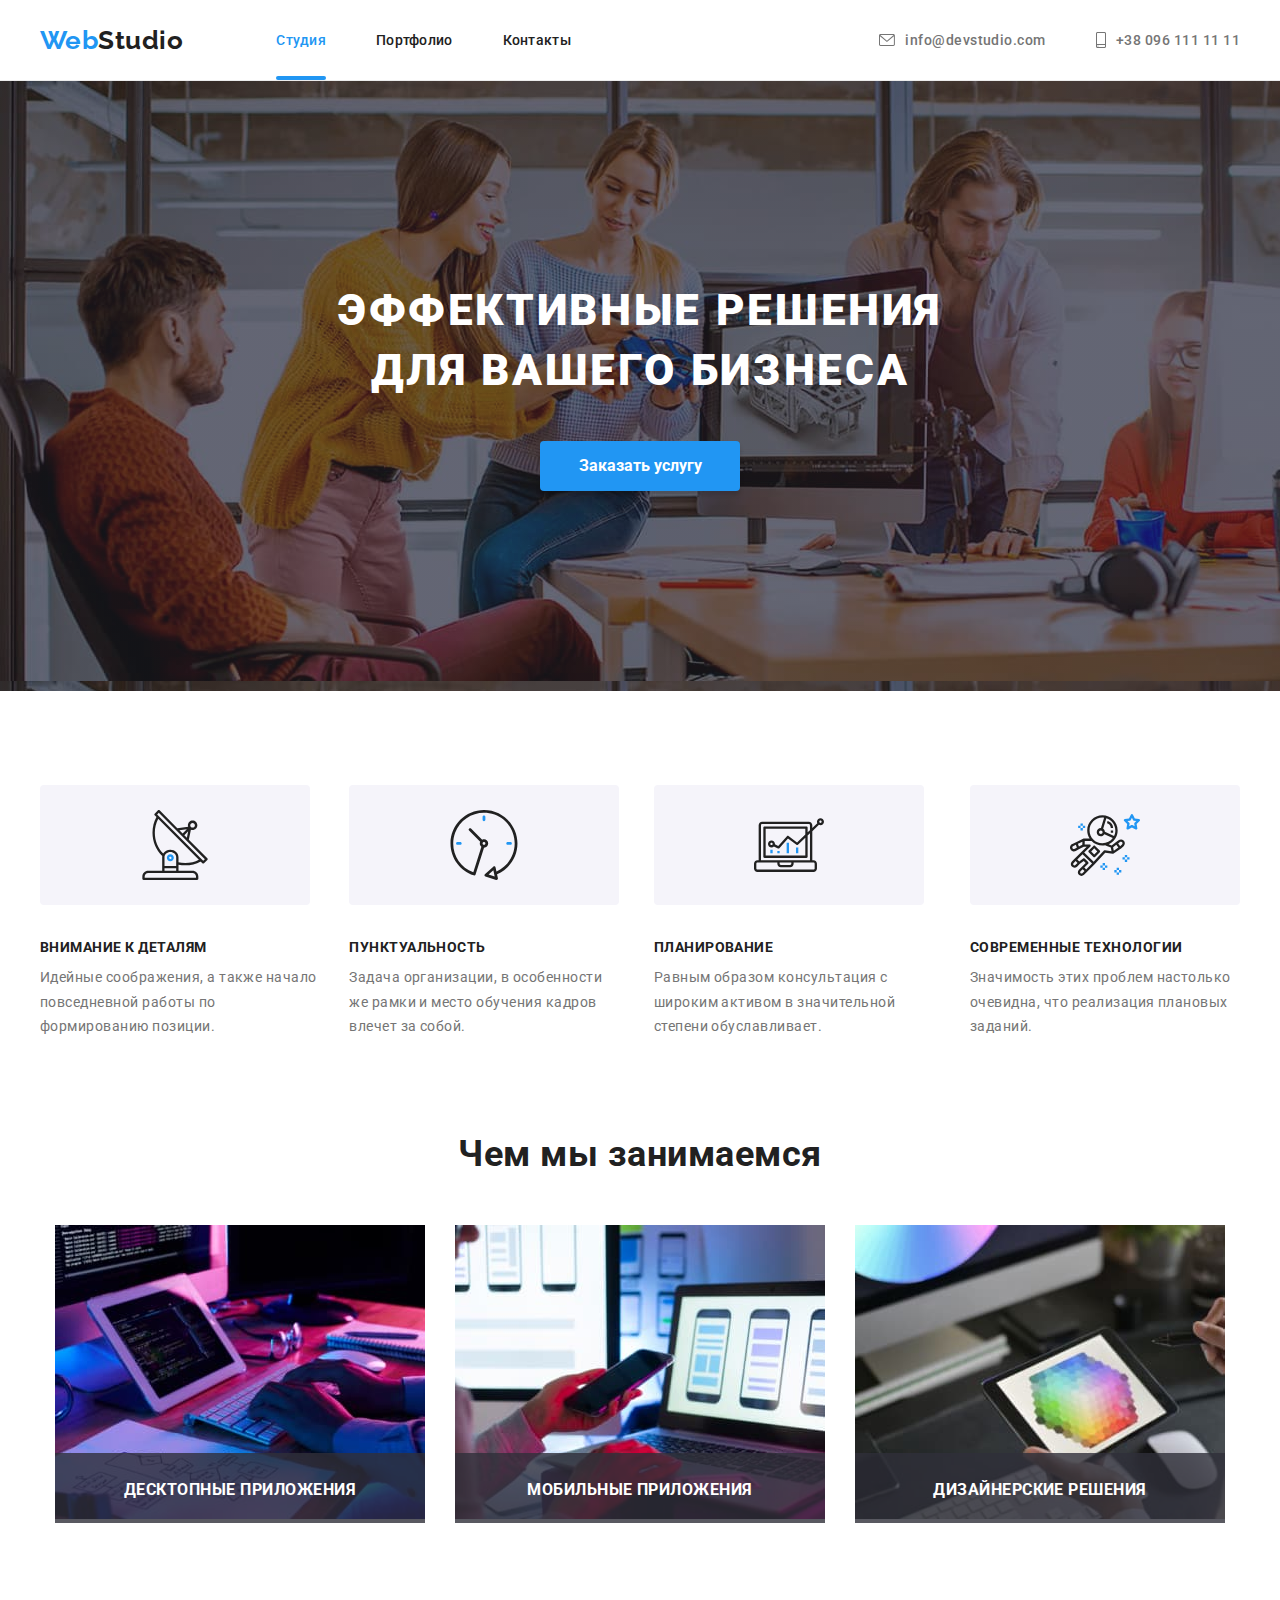
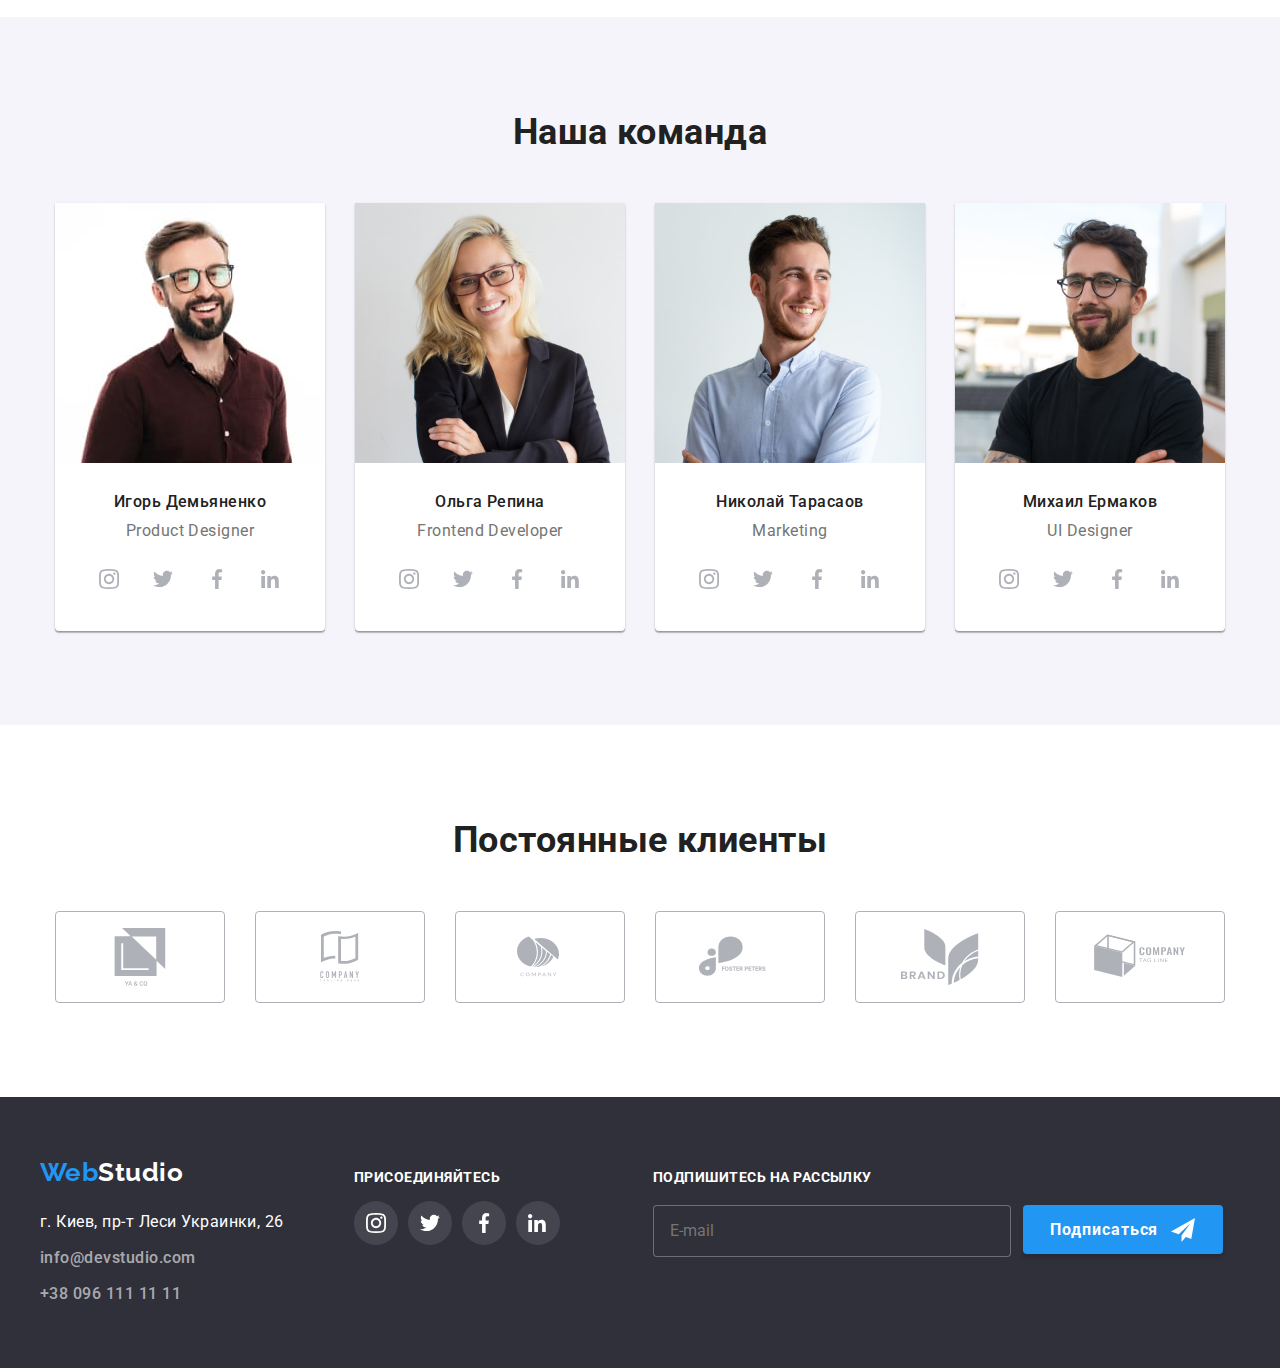
<file: index.html>
<!DOCTYPE html>
<html lang="ru">
<head>
    <meta charset="UTF-8">
    <meta name="viewport" content="width=device-width, initial-scale=1.0">
    <title>Web-Studio (Version 2.1)</title>
    <link href="https://fonts.googleapis.com/css2?family=Raleway:wght@700&family=Roboto:wght@400;500;700;900&display=swap" rel="stylesheet">
    <link rel="stylesheet" href="./css/modern-normalize.css">
<link rel="stylesheet" href="./css/styles.css">

</head>
<body>
    <header class="header">
        <div class="header-container">
        
            <div class="container header">
                <!-- logo -->
                <a class='logo header' href="./index.html">
                    <span>Web</span>Studio</a>
                <!-- navigation -->
                <ul class="navigation">
                    <li class="item-nav"><a class="link active" href="">Студия</a></li>
                    <li class="item-nav"><a class="link portfolio" href="./portfolio.html">Портфолио</a></li>
                    <li class="item-nav"><a class="link contacts" href="">Контакты</a></li>
                </ul>
                <!-- email-phone -->
                <ul class="email-phone">
                    <li class="item">
                        <a class="contacts email" href="mailto:info@devstudio.com">
                            <svg class="icon-email">
                                <use href="./images/symbol-defs.svg#icon-envelope"></use>
                            </svg>
                            info@devstudio.com
                        </a></li>
                    <li class="item">
                        <a class="contacts phone" href="tel:+380961111111">
                            <svg class="icon-phone">
                                <use href="./images/symbol-defs.svg#icon-smartphone"></use>
                            </svg>
                            +38 096 111 11 11
                        </a>
                    </li>
                </ul>
            </div>
        </div>    
    </header>
    
<main>

    <!--hero -->
    <section class="hero">
        <div class="container">
            <h1 class="hero-title">Эффективные решения <br> для вашего бизнеса</h1>
                <button class="order" type="button" data-modal-open>Заказать услугу</button>
        </div>

    </section>

<!-- секция преимущества + чем занимаемся -->
<section class="section all-features">
<div class="container peculiarities">
    <h2 class="visually-hidden">Преимущества</h2>
    <ul class="features">
        <li class="f-items">
            <svg class="icon-features">
                <use  href="./images/symbol-defs.svg#icon-antenna"></use>
            </svg>
            <h3>Внимание к деталям</h3>
            <p>Идейные соображения, а также начало повседневной работы по формированию позиции.</p>
        </li>
        <li class="f-items">
            <svg class="icon-features">
                <use  href="./images/symbol-defs.svg#icon-clock"></use>
            </svg>
            <h3>Пунктуальность</h3>
            <p>Задача организации, в особенности же рамки и место обучения кадров влечет за собой.</p>
        </li>
        <li class="f-items">
            <svg class="icon-features">
                <use  href="./images/symbol-defs.svg#icon-diagram"></use>
            </svg>
            <h3>Планирование</h3>
            <p>Равным образом консультация с широким активом в значительной степени обуславливает.</p>
        </li>
        <li class="f-items">
            <svg class="icon-features">
                <use  href="./images/symbol-defs.svg#icon-astronaut-1"></use>
            </svg>
            <h3>Современные технологии</h3>
            <p>Значимость этих проблем настолько очевидна, что реализация плановых заданий.</p>
        </li>
    </ul>
</div>
</section>
<section class="section">
    <div class="container expertise">
        <h2 class="expertise section-title">Чем мы занимаемся</h2>
        <ul class="expertises">
            <li class="expertise-item">
                    <img src="./images/img1.jpg" alt="картинка клавиатура" width="370">
                    <div class="expertise-item-describe-title">
                        <h3>Десктопные приложения</h3>
                    </div>
                    
            </li>
            <li class="expertise-item">
                <img src="./images/img2.jpg" alt="картинка телефон" width="370">
                <div class="expertise-item-describe-title">
                    <h3>Мобильные приложения</h3>
                </div>
            </li>
            <li class="expertise-item">
                <img src="./images/img3.jpg" alt="картинка планшет" width="370">
                <div class="expertise-item-describe-title">
                    <h3>Дизайнерские решения</h3>
                </div>
            </li>
        </ul>
</div>
</section>



<!-- наша команда -->
<section class="section team">
<div  class="container team">
    <h2 class="section-title">Наша команда</h2>
    <ul class="members">
        <li class="member">
                <img class="image" src="./images/igordem.jpg" alt="фото Игорь Демьяненко" width="270">
                    <h3>Игорь Демьяненко</h3>
                    <p lang="en">Product Designer</p>
                    <ul class="social media">
                        <li class="social-link">
                            <a href="https://www.instagram.com/" class="ln">
                                <svg class='social-icon'>
                                    <use href="./images/symbol-defs.svg#icon-instagram"></use>
                                </svg>
                            </a>
                        </li>
                        <li class="social-link">
                            <a href="https://twitter.com" class="ln">
                                <svg class='social-icon'>
                                    <use href="./images/symbol-defs.svg#icon-twitter"></use>
                                </svg>
                            </a>
                        </li>
                        <li class="social-link">
                            <a href="https://www.facebook.com/" class="ln">
                                <svg class='social-icon'>
                                    <use href="./images/symbol-defs.svg#icon-facebook-1"></use>
                                </svg>
                            </a>
                        </li>
                        <li class="social-link">
                            <a href="https://www.linkedin.com" class="ln">
                                <svg class='social-icon'>
                                    <use href="./images/symbol-defs.svg#icon-linkedin"></use>
                                </svg>
                            </a>
                        </li>
                    </ul>
        </li>
        <li class="member">

                <img class="image" src="./images/olgarep.jpg" alt="фото Ольга Репина" width="270">
       
                    <h3>Ольга Репина</h3>
                    <p lang="en">Frontend Developer</p>
                    <ul class="social media">
                        <li class="social-link">
                            <a href="https://www.instagram.com/" class="ln">
                                <svg class='social-icon'>
                                    <use href="./images/symbol-defs.svg#icon-instagram"></use>
                                </svg>
                            </a>
                        </li>
                        <li class="social-link">
                            <a href="https://twitter.com" class="ln">
                                <svg class='social-icon'>
                                    <use href="./images/symbol-defs.svg#icon-twitter"></use>
                                </svg>
                            </a>
                        </li>
                        <li class="social-link">
                            <a href="https://www.facebook.com/" class="ln">
                                <svg class='social-icon'>
                                    <use href="./images/symbol-defs.svg#icon-facebook-1"></use>
                                </svg>
                            </a>
                        </li>
                        <li class="social-link">
                            <a href="https://www.linkedin.com" class="ln">
                                <svg class='social-icon'>
                                    <use href="./images/symbol-defs.svg#icon-linkedin"></use>
                                </svg>
                            </a>
                        </li>
                    </ul>

        </li>
        <li class="member">

            <img class="image" src="./images/nikoltaras.jpg" alt="фото Николай Тарасов" width="270">

                <h3>Николай Тарасаов</h3>
                <p lang="en">Marketing</p> 
                <ul class="social media">
                    <li class="social-link">
                        <a href="https://www.instagram.com/" class="ln">
                            <svg class='social-icon'>
                                <use href="./images/symbol-defs.svg#icon-instagram"></use>
                            </svg>
                        </a>
                    </li>
                    <li class="social-link">
                        <a href="https://twitter.com" class="ln">
                            <svg class='social-icon'>
                                <use href="./images/symbol-defs.svg#icon-twitter"></use>
                            </svg>
                        </a>
                    </li>
                    <li class="social-link">
                        <a href="https://www.facebook.com/" class="ln">
                            <svg class='social-icon'>
                                <use href="./images/symbol-defs.svg#icon-facebook-1"></use>
                            </svg>
                        </a>
                    </li>
                    <li class="social-link">
                        <a href="https://www.linkedin.com" class="ln">
                            <svg class='social-icon'>
                                <use href="./images/symbol-defs.svg#icon-linkedin"></use>
                            </svg>
                        </a>
                    </li>
                </ul>

    </li>
        <li class="member">
                <img class="image" src="./images/mihyarm.jpg" alt="фото Михаил Ермаков" width="270">

                    <h3>Михаил Ермаков</h3>
                    <p lang="en">UI Designer</p> 
                    <ul class="social media">
                        <li class="social-link">
                            <a href="https://www.instagram.com/" class="ln">
                                <svg class='social-icon'>
                                    <use href="./images/symbol-defs.svg#icon-instagram"></use>
                                </svg>
                            </a>
                        </li>
                        <li class="social-link">
                            <a href="https://twitter.com" class="ln">
                                <svg class='social-icon'>
                                    <use href="./images/symbol-defs.svg#icon-twitter"></use>
                                </svg>
                            </a>
                        </li>
                        <li class="social-link">
                            <a href="https://www.facebook.com/" class="ln">
                                <svg class='social-icon'>
                                    <use href="./images/symbol-defs.svg#icon-facebook-1"></use>
                                </svg>
                            </a>
                        </li>
                        <li class="social-link">
                            <a href="https://www.linkedin.com" class="ln">
                                <svg class='social-icon'>
                                    <use href="./images/symbol-defs.svg#icon-linkedin"></use>
                                </svg>
                            </a>
                        </li>
                    </ul>
        </li>
    </ul>
</div>
</section>
<section class="section customers">
    <div class="container">
        <h2 class="customers title">Постоянные клиенты</h2>
    <ul class="customers">
        <li class="customer-item">
            <a href="#" class="customer">
                <svg class="icon-customer">
                    <use  href="./images/symbol-defs.svg#icon-Union"></use>
                </svg>
            </a>
        </li>
        <li class="customer-item">
            <a href="#" class="customer">
                <svg class="icon-customer">
                    <use  href="./images/symbol-defs.svg#icon-Logo4"></use>
                </svg>
            </a>
        </li>
        <li class="customer-item">
            <a href="#" class="customer">
                <svg class="icon-customer">
                    <use  href="./images/symbol-defs.svg#icon-Logo"></use>
                </svg>
            </a>
        </li>
        <li class="customer-item">
            <a href="#" class="customer">
                <svg class="icon-customer">
                    <use  href="./images/symbol-defs.svg#icon-Logo2"></use>
                </svg>
            </a>
        </li>
        <li class="customer-item">
            <a href="#" class="customer">
                <svg class="icon-customer">
                    <use  href="./images/symbol-defs.svg#icon-group"></use>
                </svg>
            </a>
        </li>
        <li class="customer-item">
            <a href="#" class="customer">
                <svg class="icon-customer">
                    <use  href="./images/symbol-defs.svg#icon-Logo3"></use>
                </svg>
            </a>
        </li>
    </ul>
    </div>
</section>
</main>
<footer>
<section class="footer">
<div class="container">
    <div class="footer-adress">
    <a class="logo" href="./index.html">
        <span>Web</span>Studio</a>
    <address>
        <ul>
            <li><p>г. Киев, пр-т Леси Украинки, 26</p></li>
            <li><a class="email" href="mailto:info@devstudio.com">info@devstudio.com</a></li>
            <li> <a class="phone" href="tel:+380961111111">+38 096 111 11 11</a></li>
        </ul>
    </address>
    </div>
    <div class="footer-media">
        <h3>присоединяйтесь</h3>
        <ul class="social media">
            <li class="social-link">
                <a href="https://www.instagram.com/"  class="ln">
                    <svg class='social-icon instagram'>
                        <use href="./images/symbol-defs.svg#icon-instagram"></use>
                    </svg>
                </a>
            </li>
            <li class="social-link">
                <a href="https://twitter.com"  class="ln">
                    <svg class='social-icon twitter'>
                        <use href="./images/symbol-defs.svg#icon-twitter"></use>
                    </svg>
                </a>
            </li>
            <li class="social-link">
                <a href="https://www.facebook.com/"  class="ln">
                    <svg class='social-icon facebook'>
                        <use href="./images/symbol-defs.svg#icon-facebook-1"></use>
                    </svg>
                </a>
            </li>
            <li class="social-link">
                <a href="https://www.linkedin.com"  class="ln">
                    <svg class='social-icon linkedin'>
                        <use href="./images/symbol-defs.svg#icon-linkedin"></use>
                    </svg>
                </a>
            </li>
        </ul>
    </div>
    <div class="subscribe-section">
        <label for="subscribe" class="label">Подпишитесь на рассылку</label>
        <input type="email" name="email" id="subscribe" placeholder="E-mail" class="subscribe-email">
    </div>
<form action="#">

    <div class="submit-buttom">
        <button type="submit" class="subscribe btn">
                <span class="name-btn">Подписаться</span>
                
                <svg class="icon-send-btn" width="24" height="24">
                        <use href="./images/symbol-defs.svg#icon-icon-send-1"></use>
                </svg>
        </button>
    </div>
</form>

</section>
</footer>
        <div class="backdrop is-hidden" data-modal>
            <div class="modal window">
                <form>
                <div class="modal-content">
                    <h2>Оставьте свои данные, мы вам перезвоним</h2>

                    <div class="name form">
                        <label for="name">Имя</label>
                        <input type="text" name="name" id="name" class="modal-input" placeholder="name">
                        <svg class="form-icon" width="12" height="12">
                            <use href="./images/symbol-defs.svg#icon-body-form"></use>
                        </svg>
                    </div>

                    <div class="phone form">
                        <label for="phone">Телефон</label>
                        <input type="tel" name="phone" id="phone" class="modal-input">
                        <svg class='form-icon' width="13" height="13">
                            <use href="./images/symbol-defs.svg#icon-phone-form"></use>
                        </svg>
                        
                    </div>

                    <div class="mail form">
                        <label for="email">Почта</label>
                        <input type="email" name="email" id="email" class="modal-input">
                        <svg class='form-icon' width="15" height="12">
                            <use href="./images/symbol-defs.svg#icon-enveloop-form"></use>
                        </svg>
                    </div>

                    <div class="comment form">
                        <label for="comment">Комментарий</label>
                        <textarea name="comment-area" id="comment" cols="30" rows="10"></textarea>
                    </div>

                    <div class="agreement">
                     <div class="checkbox-all">
                         <input type="checkbox" id="agree" class="checkbox visually-hidden">
                         <label for="agree" class="agree">
                            Соглашаюсь с рассылкой и принимаю<span><a href=""> Условия договора</a></span>
                         </label>
                     </div>
                    </div>

                    <button type="submit" class="send btn">
                        Подписаться
                    </button>
                </div>
                </form> 
                <button class="close-btn" type="button" data-modal-close>
                    <svg class='icon-close' width="11" height="11">
                        <use href="./images/symbol-defs.svg#icon-Vector-1"></use>
                    </svg>
                </button>
            </div>
        </div>
<script src="./js/modal.js"></script>
</body>
</html>
</file>
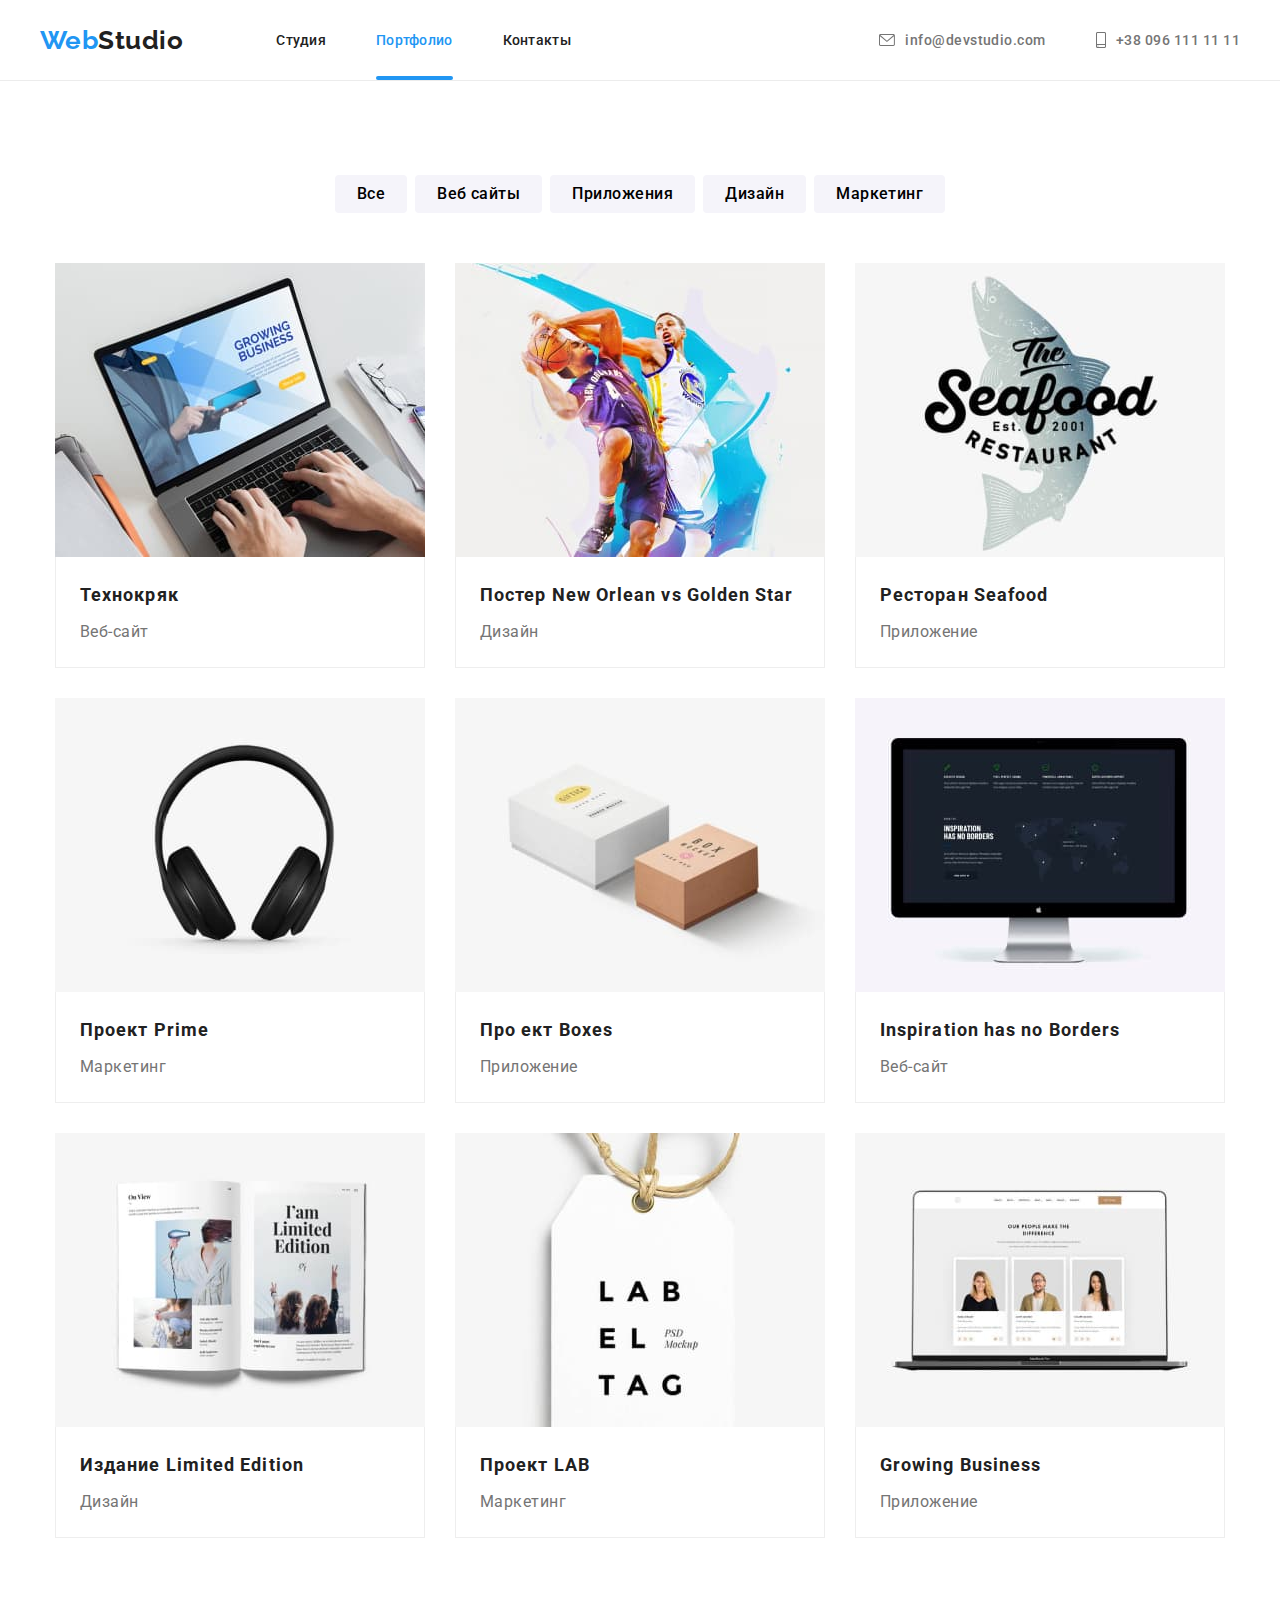
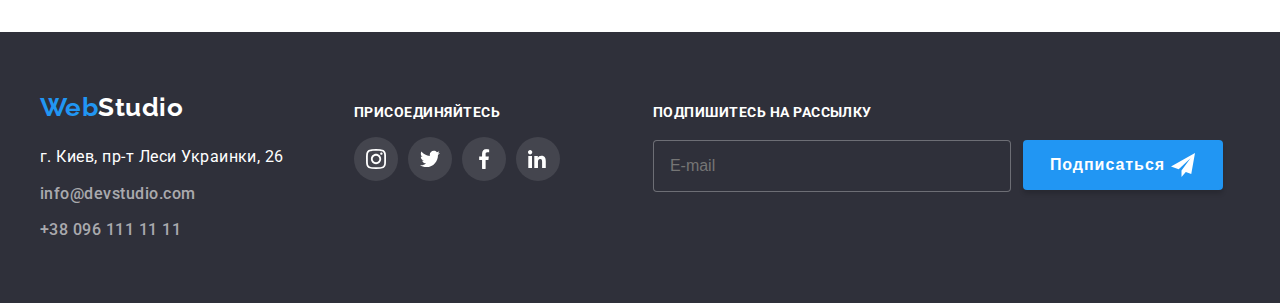
<file: portfolio.html>
<!DOCTYPE html>
<html lang="ru">
<head>
    <meta charset="UTF-8">
    <meta http-equiv="X-UA-Compatible" content="IE=edge">
    <meta name="viewport" content="width=device-width, initial-scale=1.0">
    <title>portfolio</title>
    <link href="https://fonts.googleapis.com/css2?family=Raleway:wght@700&family=Roboto:wght@400;500;700;900&display=swap" rel="stylesheet">
    <link rel="stylesheet" href="./css/styles.css">
</head>
<body>
       <header class="header">
            <div class="container header">
                <!-- logo -->
                <a class='logo header' href="./index.html">
                    <span>Web</span>Studio</a>
                <!-- navigation -->
                <ul class="navigation">
                    <li class="item-nav"><a class="link" href="./index.html">Студия</a></li>
                    <li class="item-nav"><a class="link portfolio active" href="./portfolio.html">Портфолио</a></li>
                    <li class="item-nav"><a class="link contacts" href="">Контакты</a></li>
                </ul>
                <!-- email-phone -->
                <ul class="email-phone">
                    <li class="item">
                        <a class="contacts email" href="mailto:info@devstudio.com">
                            <svg class="icon-email">
                                <use href="./images/symbol-defs.svg#icon-envelope"></use>
                            </svg>
                            info@devstudio.com
                        </a></li>
                    <li class="item">
                        <a class="contacts phone" href="tel:+380961111111">
                            <svg class="icon-phone">
                                <use href="./images/symbol-defs.svg#icon-smartphone"></use>
                            </svg>
                            +38 096 111 11 11
                        </a>
                    </li>
                </ul>
            </div>   
    </header>
    <main>
        <!-- портфолио -->
        <section class="section">
            <div class="container">
                <!-- филтр -->
                <h1 class="visually-hidden">Portfolio</h1>
                    <ul class="filter">
                        <li class="button">
                            <button  class="filter-button" type="button">Все</button>
                        </li>
                        <li class="button">
                            <button class="filter-button" type="button">Веб сайты</button>
                        </li>
                        <li class="button">
                            <button  class="filter-button" type="button">Приложения</button>
                        </li>
                        <li class="button">
                            <button  class="filter-button" type="button">Дизайн</button>
                        </li>
                        <li class="button">
                            <button  class="filter-button" type="button">Маркетинг</button>
                        </li>
                    </ul>
                    <!-- фото работ и подпись -->
                    <ul class="projects">
                        <li class="project">
                            
                            <a href="" class="plink">
                                <div class=image-overlay>
                                    <img class="image" src="./images/laptop.jpg" alt="картинка ноутбука" width="370">
                                    <p class="describe project">Технокряк это современная площадка распространения коронавируса. Компании используют эту
                                        платформу для цифрового
                                        шпионажа и атак на защищённые сервера конкурентов.</p>
                                </div>
                                <div class="capture">
                                    <h3 class="name">Технокряк</h3>
                                    <p>Веб-сайт</p>
                                </div>
                            </a>
                        </li>
                        <li class="project">
                            <a href="" class="plink">
                                <div class=image-overlay>
                                <img class="image" src="./images/sportsmen.jpg" alt="спортсмены" width="370">
                                    <p class="describe project">Технокряк это современная площадка распространения коронавируса. Компании используют эту
                                        платформу для цифрового
                                        шпионажа и атак на защищённые сервера конкурентов.</p>
                                </div>
                                <div class="capture">
                                    <h3 class="name">Постер New Orlean vs Golden Star</h3>
                                    <p>Дизайн</p>
                                </div>
                            </a>
                        </li>
                        <li class="project">
                            <a href="" class="plink">
                                <div class=image-overlay>
                                    <img class="image" src="./images/seafood.jpg" alt="ресторан сифуд" width="370">
                                    <p class="describe project">Технокряк это современная площадка распространения коронавируса. Компании используют эту
                                        платформу для цифрового
                                        шпионажа и атак на защищённые сервера конкурентов.</p>
                                </div>
                                <div class="capture">
                                    <h3 class="name">Ресторан Seafood</h3>
                                    <p>Приложение</p>
                                </div>
                            </a>
                        </li>
                        <li class="project">
                            <a href="" class="plink">
                                <div class=image-overlay>
                                    <img class="image" src="./images/headphones.jpg" alt="наушники" width="370">
                                    <p class="describe project">Технокряк это современная площадка распространения коронавируса. Компании используют эту
                                        платформу для цифрового
                                        шпионажа и атак на защищённые сервера конкурентов.</p>
                                </div>
                                
                                <div class="capture">
                                    <h3 class="name">Проект Prime</h3>
                                    <p>Маркетинг</p>
                                </div>
                            </a>
                        </li>
                        <li class="project">
                            <a href="" class="plink">
                                <div class=image-overlay>
                                    <img class="image" src="./images/boxes.jpg" alt="две коробки" width="370">
                                    <p class="describe project">Технокряк это современная площадка распространения коронавируса. Компании используют эту
                                        платформу для цифрового
                                        шпионажа и атак на защищённые сервера конкурентов.</p>
                                </div>
                                <div class="capture">
                                    <h3 class="name">Про ект Boxes</h3>
                                    <p>Приложение</p>
                                </div>
                            </a>
                        </li>
                        <li class="project">
                            <a href="" class="plink">
                                <div class=image-overlay>
                                    <img class="image" src="./images/monitor.jpg" alt="монитор" width="370">
                                    <p class="describe project">Технокряк это современная площадка распространения коронавируса. Компании используют эту
                                        платформу для цифрового
                                        шпионажа и атак на защищённые сервера конкурентов.</p>
                                </div>
                                <div class="capture">
                                    <h3 class="name" lang="en">Inspiration has no Borders</h3>
                                    <p>Веб-сайт</p>
                                </div>
                            </a>
                        </li>
                        <li class="project">
                            <a href="" class="plink">
                                <div class=image-overlay>
                                    <img class="image" src="./images/book.jpg" alt="книга" width="370">
                                    <p class="describe project">Технокряк это современная площадка распространения коронавируса. Компании используют эту
                                        платформу для цифрового
                                        шпионажа и атак на защищённые сервера конкурентов.</p>
                                </div>
                                
                                <div class="capture">
                                    <h3 class="name">Издание Limited Edition</h3>
                                    <p>Дизайн</p>
                                </div>
                            </a>
                        </li>
                        <li class="project">
                            <a href="" class="plink">
                                <div class=image-overlay>
                                    <img class="image" src="./images/labtag.jpg" alt="лейба лаб эль тег" width="370">
                                    <p class="describe project">Технокряк это современная площадка распространения коронавируса. Компании используют эту
                                        платформу для цифрового
                                        шпионажа и атак на защищённые сервера конкурентов.</p>
                                </div>
                                
                                <div class="capture">
                                    <h3 class="name">Проект LAB</h3>
                                    <p>Маркетинг</p>
                                </div>
                            </a>
                        </li>
                        <li class="project">
                            <a href="" class="plink">
                                <div class=image-overlay>
                                    <img class="image" src="./images/laptophands.jpg" alt="человек работаетна ноутбуке" width="370">
                                    <p class="describe project">Технокряк это современная площадка распространения коронавируса. Компании используют эту
                                        платформу для цифрового
                                        шпионажа и атак на защищённые сервера конкурентов.</p>
                                </div>
                                
                                <div class="capture">
                                    <h3 class="project name">Growing Business</h3>
                                    <p>Приложение</p>
                                </div>
                            </a>
                        </li>
                    </ul>
            </div>
        </section>
    </main>

        <!--подвал -->
<footer>
    <section class="footer">
        <div class="container">
            <div class="footer-adress">
                <a class="logo" href="./index.html">
                    <span>Web</span>Studio</a>
                <address>
                    <ul>
                        <li>
                            <p>г. Киев, пр-т Леси Украинки, 26</p>
                        </li>
                        <li><a class="email" href="mailto:info@devstudio.com">info@devstudio.com</a></li>
                        <li> <a class="phone" href="tel:+380961111111">+38 096 111 11 11</a></li>
                    </ul>
                </address>
            </div>
            <div class="footer-media">
                <h3>присоединяйтесь</h3>
                <ul class="social media">
                    <li class="social-link">
                        <a href="https://www.instagram.com/" class="ln">
                            <svg class='social-icon instagram'>
                                <use href="./images/symbol-defs.svg#icon-instagram"></use>
                            </svg>
                        </a>
                    </li>
                    <li class="social-link">
                        <a href="https://twitter.com" class="ln">
                            <svg class='social-icon twitter'>
                                <use href="./images/symbol-defs.svg#icon-twitter"></use>
                            </svg>
                        </a>
                    </li>
                    <li class="social-link">
                        <a href="https://www.facebook.com/" class="ln">
                            <svg class='social-icon facebook'>
                                <use href="./images/symbol-defs.svg#icon-facebook-1"></use>
                            </svg>
                        </a>
                    </li>
                    <li class="social-link">
                        <a href="https://www.linkedin.com" class="ln">
                            <svg class='social-icon linkedin'>
                                <use href="./images/symbol-defs.svg#icon-linkedin"></use>
                            </svg>
                        </a>
                    </li>
                </ul>
            </div>
            <div class="subscribe-section">
                <label for="subscribe" class="label">Подпишитесь на рассылку</label>
                <input type="email" name="email" id="subscribe" placeholder="E-mail" class="subscribe-email">
            </div>
            <form action="#">

                <div class="submit-buttom">
                    <button type="submit" class="subscribe btn">
                        <span class="name-btn">Подписаться</span>

                        <svg class="icon-send-btn" width="24" height="24">
                            <use href="./images/symbol-defs.svg#icon-icon-send-1"></use>
                        </svg>
                    </button>
                </div>
            </form>

    </section>
</footer>
</body>
</html>
</file>
<file: css/styles.css>
:root {
  --font-heading-color: #212121;
  --font-description-color: hsl(0, 0%, 46%);
  --font-heading-color: #212121;
  --accent-color: #ffffff;
  --hover-link-color: #2196f3;
  --background-basic: #e5e5e5;
  --background-team-color: #f5f4fa;
  --background-footer-color: #2f303a;
  --font-family: "Roboto", sans-serif;
  --font-size-header-footer-features: 14px;
  --font-size-command: 16px;
  --hover-web-color: #2196f3;
}

*,
*::before,
*::after {
  box-sizing: border-box;
  margin: 0px;
  padding: 0px;
}


.container {
  width: 1200px;
  margin-left: auto;
  margin-right: auto;
}

.section {
  padding: 94px 0;
}

.visually-hidden {
  position: absolute;
  white-space: nowrap;
  width: 1px;
  height: 1px;
  overflow: hidden;
  border: 0;
  padding: 0;
  clip: rect(0 0 0 0);
  clip-path: inset(50%);
  margin: -1px;
}

.section-title {
  font-size: 36px;
  line-height: 1.17;
}

body {
  letter-spacing: 00.03em;
  font-family: var(--font-family);
  color: var(--font-heading-color);
}

li {
  list-style: none;
}


a {
  text-decoration: none;
  display: block;
}

.logo {
  display: block;
  font-family: Raleway;
  font-weight: 700;
  font-size: 26px;
  line-height: 1.19;
  color: var(--font-heading-color);
}

.logo span {
  color: var(--hover-link-color);
}

.navigation {
  display: flex;
  margin-left: 93px;
}

.navigation .item-nav:not(:last-child) {
  margin-right: 50px;
}

.navigation .link {
  display: block;
  padding: 32px 0 32px;
  font-size: var(--font-size-header-footer-features);
  font-weight: 500;
  line-height: 1.17;
  color: var(--font-heading-color);
  letter-spacing: 0.02em;
  transition: color 250ms cubic-bezier(0.4, 0, 0.2, 1);
}

.navigation .active {
  color: var(--hover-link-color);
}

.item-nav {
  position: relative;
}

.link.active::after {
  display: block;
  content: "";
  height: 4px;
  width: 100%;
  border-radius: 2px;
  background-color: var(--hover-link-color);
  position: absolute;
  bottom: 0;
}

.contacts {
  display: flex;
  align-items: center;
}

.email-phone {
  display: flex;
  line-height: 1.17;
  margin-left: auto;
}

.email-phone .item + .item {
  margin-left: 50px;
}

.email,
.phone {
  color: #757575;
  font-weight: 500;
  transition: color 250ms cubic-bezier(0.4, 0, 0.2, 1);
}

.icon-email {
  width: 16px;
  height: 12px;
  margin-right: 10px;
  fill: currentColor;
}

.icon-phone {
  padding: 0;
  width: 10px;
  height: 16px;
  margin-right: 10px;
  fill: currentColor;
}

.header a:hover,
.header a:focus {
  color: var(--hover-link-color);
}

/* убираем нижний зазор у изображений */
.image {
  display: block;
}

header {
  border-bottom-width: 1px;
  border-bottom-style: solid;
  border-bottom-color: #ececec;
}


.container.header {
  font-size: var(--font-size-header-footer-features);
  display: flex;
  align-items: center;
}

.hero {
  max-width: 1600px;
  min-height: 600px;
  margin-left: auto;
  margin-right: auto;
  text-align: center;
  padding-top: 200px;
  padding-bottom: 200px;
  background-image: linear-gradient(
      to right,
      rgba(47, 48, 58, 0.4),
      rgba(47, 48, 58, 0.4)
    ),
    url("../images/background.jpg");
}
.hero-title {
  color: var(--accent-color);
  font-size: 44px;
  font-weight: 900;
  text-transform: uppercase;
  text-align: center;
  line-height: 1.36;
  letter-spacing: 0.06em;
}

.order {
  min-width: 200px;
  margin-top: 40px;
  padding: 10px 32px;
  color: var(--accent-color);
  background-color: var(--hover-link-color);
  font-size: 16px;
  line-height: 1.88;
  font-weight: 700;
  border-radius: 4px;
  border: transparent;
  box-shadow: 0px 4px 4px rgba(0, 0, 0, 0.15);
}

.backdrop {
  position: relative;
  top: 0;
  left: 0;
  position: fixed;
  background-color: rgba(0, 0, 0, 0.2);
  width: 100%;
  height: 100%;
  z-index: 2;
  opacity: 1;
  transition: opacity 250ms cubic-bezier(0.4, 0, 0.2, 1), visibility 250ms cubic-bezier(0.4, 0, 0.2, 1);
}

.is-hidden {
  visibility: hidden;
  opacity: 0;
  pointer-events: none;
}

.is-hidden .modal.window {
  transform: translate(-50%, -50%) scale(0.9);
  }

  
.modal.window {
  position: absolute;
  width: 528px;
  height: 581px;
  background-color: #ffffff;
  top: 50%;
  left: 50%;
  transform: translate(-50%, -50%) scale(1);
  box-shadow: 0px 1px 3px rgba(0, 0, 0, 0.12), 0px 1px 1px rgba(0, 0, 0, 0.14),
    0px 2px 1px rgba(0, 0, 0, 0.2);
  border-radius: 4px;
  transition: transform 250ms cubic-bezier(0.4, 0, 0.2, 1);
}

.modal-content {
  padding: 40px;
}

.modal-content h2 {
  font-size: 20px;
  line-height: 1.15;
  margin-bottom: 12px;
}

.form {
  position: relative;
  display: flex;
  flex-direction: column;
  color: #757575;
  font-size: 12px;
}

.form input {
  height: 40px;
  border: 1px solid rgba(33, 33, 33, 0.2);
  border-radius: 4px;
  padding-left: 42px;
  transition: border-color 250ms cubic-bezier(0.4, 0, 0.2, 1);
}

.comment.form textarea {
  width: 448px;
  height: 120px;
  resize: none;
  border: 1px solid rgba(33, 33, 33, 0.2);
  border-radius: 4px;
  transition: border-color 250ms cubic-bezier(0.4, 0, 0.2, 1);
  outline: none;
  cursor: pointer;
}

.comment.form textarea:focus,  .comment.form textarea:hover {
  border-color: var(--hover-web-color);
}


.modal-input:hover ~ .form-icon, .modal-input:focus ~ .form-icon {
  fill: var(--hover-web-color);
  outline: none;
}

.modal-input:focus, .modal-input:hover {
  border-color: var(--hover-web-color);
  outline: none;
}

.modal-input {
  outline: none;
}



.form-icon {
  position: absolute;
  top: 32px;
  left: 15px;
  transition: fill 250ms cubic-bezier(0.4, 0, 0.2, 1);
}


.form label {
  position: relative;
  font-size: 12px;
  font-weight: 400;
  letter-spacing: 0.01em;
  margin-bottom: 4px;
}


.form + .form {
  margin-top: 10px;
}

.agreement {
  margin-top: 20px;
  font-size: 14px;
}

.agreement a {
  display: inline-block;
  color: var(--hover-web-color);
  margin-left: 5px;
  text-decoration: underline;
}

.agree {
  display: flex;
  align-items: center;
	justify-content: center;
}

.agree::before {
  display: inline-block;
  content: " ";
  margin-right: 7px;
  width: 16px;
  height: 15px;
  background-image: url("../images/border-check.svg");
}

.checkbox:checked ~ .agree::before {
  background-color: var(--hover-web-color);
  border-radius: 4px;
  background-image: url("../images/icon-check.svg");
  background-repeat: no-repeat;
  background-position: 50% 50%;
  background-origin: content-box;

}

.send.btn {
  background-color: var(--hover-web-color);
  transition: background-color 250ms cubic-bezier(0.4, 0, 0.2, 1);
}

.send.btn:hover, .send.btn:focus {
  background-color: #188CE8;
  box-shadow: 0px 4px 4px rgba(0, 0, 0, 0.15);
}


.close-btn {
  background-color: var(--accent-color);
  position: absolute;
  right: 8px;
  top: 8px;
  display: block;
  width: 30px;
  height: 30px;
  border: 1px solid rgba(0, 0, 0, 0.1);
  border-radius: 50%;
}
.icon-close {
  transition: fill 250ms cubic-bezier(0.4, 0, 0.2, 1);
}

.close-btn:hover .icon-close, .close-btn:focus .icon-close {
  fill: var(--hover-web-color);
}



.section.all-features {
  padding-bottom: 0px;
}

.features {
  display: flex;
  justify-content: center;
}

.icon-features {
  height: 120px;
  width: 270px;
  padding: 25px 0;
  margin-bottom: 30px;
  border-radius: 4px;
  background-color: rgba(245, 244, 250, 1);
}

.features .f-items + .f-items {
  margin-left: 30px;
}

.f-items h3 {
  margin-bottom: 10px;
  font-size: var(--font-size-header-footer-features);
  line-height: 1.14;
  text-transform: uppercase;
}

.f-items p {
  font-size: var(--font-size-header-footer-features);
  color: #757575;
  line-height: 1.74;
}

.expertise.section-title {
  color: var(--font-heading-color);
  text-align: center;
  margin-bottom: 50px;
}
.expertises {
  position: relative;
  display: flex;
  justify-content: center;
  z-index: 1;
}

.expertise-item:not(:last-child) {
  margin-right: 30px;
}

.expertise-item {
  position: relative;
}

.expertise-item-describe-title {
  text-align: center;
  width: 100%;
  height: 70px;
  background-color: rgba(47, 48, 58, 0.8);
  position: absolute;
  bottom: 0;
  padding: 27px 0 27px;
  font-size: var(--font-size-header-footer-features);
  color: var(--accent-color);
  line-height: 1.17;
  text-transform: uppercase;
}

.team {
  background-color: #f5f4fa;
  text-align: center;
  line-height: 1.17;
}

.team h3 {
  margin-top: 30px;
  font-weight: 500;
  font-size: var(--font-size-command);
}

.team p {
  margin-top: 10px;
  color: var(--font-description-color);
  font-size: var(--font-size-command);
}

.members {
  display: flex;
  justify-content: center;
  margin-top: 50px;
}

.member + .member {
  margin-left: 30px;
}

.member {
  box-shadow: 0px 1px 3px rgba(0, 0, 0, 0.12), 0px 1px 1px rgba(0, 0, 0, 0.14),
    0px 2px 1px rgba(0, 0, 0, 0.2);
  border-radius: 0px 0px 4px 4px;
  background: var(--accent-color);
}

.social.media {
  display: flex;
  justify-content: center;
  text-align: center;
  padding: 16px 0px 30px;
}

.social-icon {
  width: 44px;
  height: 44px;
  border-radius: 50%;
  padding: 12px 0;
  fill: #afb1b8;
  transition: fill 250ms cubic-bezier(0.4, 0, 0.2, 1);
}

.social-link:not(:first-child) {
  margin-left: 10px;
}

.ln {
  display: block;
  width: 44px;
  height: 44px;
  border-radius: 50%;
  transition: background-color 250ms cubic-bezier(0.4, 0, 0.2, 1);
}

.ln:hover .social-icon,
.ln:focus .social-icon {
  fill: var(--accent-color);
} 

.ln:hover,
.ln:focus {
background-color: var(--hover-link-color);
}


.customers {
  display: flex;
  justify-content: center;
}

.customers.title {
  margin-bottom: 50px;
  font-weight: bold;
  font-size: 36px;
  line-height: 1.17;
}

.customer {
  display: flex;
  height: 92px;
  width: 170px;
  padding: 16px 32px;
  border: 1px solid #afb1b8;
  border-radius: 4px;
  transition: border 250ms cubic-bezier(0.4, 0, 0.2, 1);
}

.customer:hover,
.customer:focus {
  border: 1px solid var(--hover-web-color);
}

.customer:hover .icon-customer,
.customer:focus .icon-customer {
  fill: var(--hover-web-color);
}

.customer-item:not(:last-child) {
  margin-right: 30px;
}

.icon-customer {
  display: flex;
  align-items: center;
  fill: #afb1b8;
  transition: fill 250ms cubic-bezier(0.4, 0, 0.2, 1);
}



.footer .container {
  display: flex;
}

.footer-media {
  font-size: var(--font-size-header-footer-features);
  text-transform: uppercase;
  font-weight: 700;
  padding-left: 70px;
  padding-top: 12px;
  line-height: 1.18;
}

.footer-media h3 {
  font-size: 14px;
}

.footer {
  padding-top: 60px;
  padding-bottom: 60px;
  background-color: var(--background-footer-color);
  color: var(--accent-color);
  --font-heading-color: var(--accent-color);
}

.footer .email,
.footer .phone {
  color: rgba(255, 255, 255, 0.6);
}

.footer .email:hover,
.footer .email:focus {
  color: var(--hover-link-color);
}
.footer .phone:hover,
.footer .phone:focus {
  color: var(--hover-link-color);
}

.footer .social-icon {
  background-color: rgba(255, 255, 255, 0.1);
  fill: var(--accent-color);
}

.footer .ln:hover,
.footer .ln:focus {
  background-color: var(--hover-web-color);
}

.container.footer {
  display: block;
}

.logo.footer {
  margin-top: 0;
  margin-bottom: 20px;
}

address {
  margin-top: 20px;
  line-height: 1.71;
  font-style: normal;
}

address li:not(:last-child) {
  margin-bottom: 9px;
}

/* страница портфолио */
.filter {
  display: flex;
  justify-content: center;
  margin-bottom: 50px;
}

.button + .button {
  margin-left: 8px;
}

.filter-button {
  min-height: 38px;
  padding: 6px 22px;
  background-color: #f5f4fa;
  font-weight: 500;
  font-size: 16px;
  line-height: 1.625;
  text-align: center;
  border: 0ch;
  border-radius: 4px;
  font-family: inherit;
  font-size: inherit;
  letter-spacing: inherit;
  transition: color 250ms cubic-bezier(0.4, 0, 0.2, 1), 
  background-color 250ms cubic-bezier(0.4, 0, 0.2, 1),
  box-shadow 250ms cubic-bezier(0.4, 0, 0.2, 1);
}

.filter-button:focus,
.filter-button:hover {
  background-color: var(--hover-web-color);
  color: var(--accent-color);
  box-shadow: 0px 3px 1px rgba(0, 0, 0, 0.1), 0px 1px 2px rgba(0, 0, 0, 0.08),
    0px 2px 2px rgba(0, 0, 0, 0.12);
}

button {
  cursor: pointer;

}

input {
  cursor: pointer;
}

.projects {
  display: flex;
  justify-content: center;
  flex-wrap: wrap;
}

.describe.project {
  display: inline-block;
  position: absolute;
  width: 100%;
  height: 100%;
  padding: 63px 24px;
  font-size: 18px;
  margin-top: 0;
  line-height: 1.56;
  background-color: rgba(33, 150, 243, 0.9);
  color: var(--accent-color);
  transform: translateY(0%));
  transition: transform 250ms cubic-bezier(0.4, 0, 0.2, 1);
}

.image-overlay {
  position: relative;
  overflow: hidden;
}

.plink {
  position: relative;
  transition: box-shadow 250ms cubic-bezier(0.4, 0, 0.2, 1);
}

.plink:hover,
.plink:focus {
  box-shadow: 0px 1px 1px rgba(0, 0, 0, 0.12), 0px 4px 4px rgba(0, 0, 0, 0.06),
    1px 4px 6px rgba(0, 0, 0, 0.16);
}

.plink:hover .describe.project {
  transform: translateY(-100%);
}

.project:not(:nth-child(3n)) {
  margin-right: 30px;
}

.project:not(:nth-last-child(-n + 3)) {
  margin-bottom: 30px;
}

.project .capture {
  padding: 20px 24px;
  border-right: 1px solid #eeeeee;
  border-left: 1px solid #eeeeee;
  border-bottom: 1px solid #eeeeee;
}

.projects .name {
  display: block;
  font-size: 18px;
  line-height: 2;
  color: var(--font-heading-color);
  letter-spacing: 0.06em;
}

.projects p {
  margin-top: 4px;
  font-size: var(--font-size-command);
  color: #757575;
  line-height: 1.875;
}



.subscribe.btn {
  padding: 10px 0 10px 27px;
  position: relative;
  margin-left: 12px;
  margin-top: 48px;
  text-align: left;
}


.btn {
  width: 200px;
  background-color: #2196f3;
  color: var(--accent-color);
  box-shadow: 0px 4px 4px rgba(0, 0, 0, 0.15);
  border-radius: 4px;
  border: 0px;
  font-size: 16px;
  letter-spacing: 0.06em;
  line-height: 1.86;
  font-weight: bold;
}

.name-btn {
  margin-left: 0;
}


.icon-send-btn {
  position: absolute;
  fill: var(--accent-color);
  margin-left: 10px;
  top: 13px;
  right: 28px;
}




.subscribe-section {
  display: flex;
  flex-direction: column;
  width: 358px;
  font-size: 14px;
  font-weight: bold;
  text-transform: uppercase;
  margin-left: 93px;
  padding-top: 12px;
}

.subscribe-section .label {
  margin-bottom: 20px;
}
.subscribe-email {
  padding: 15px 16px;
  background-color: var(--background-footer-color);
  font-size: 16px;
  line-height: 1.25;
  border: 1px solid rgba(255, 255, 255, 0.3);
  border-radius: 4px;
  color: #ffffff;
  
}


.send.btn {
  display: block;
  margin: 30px auto 0 auto;
  padding: 10px 0 10px;
}
</file>
